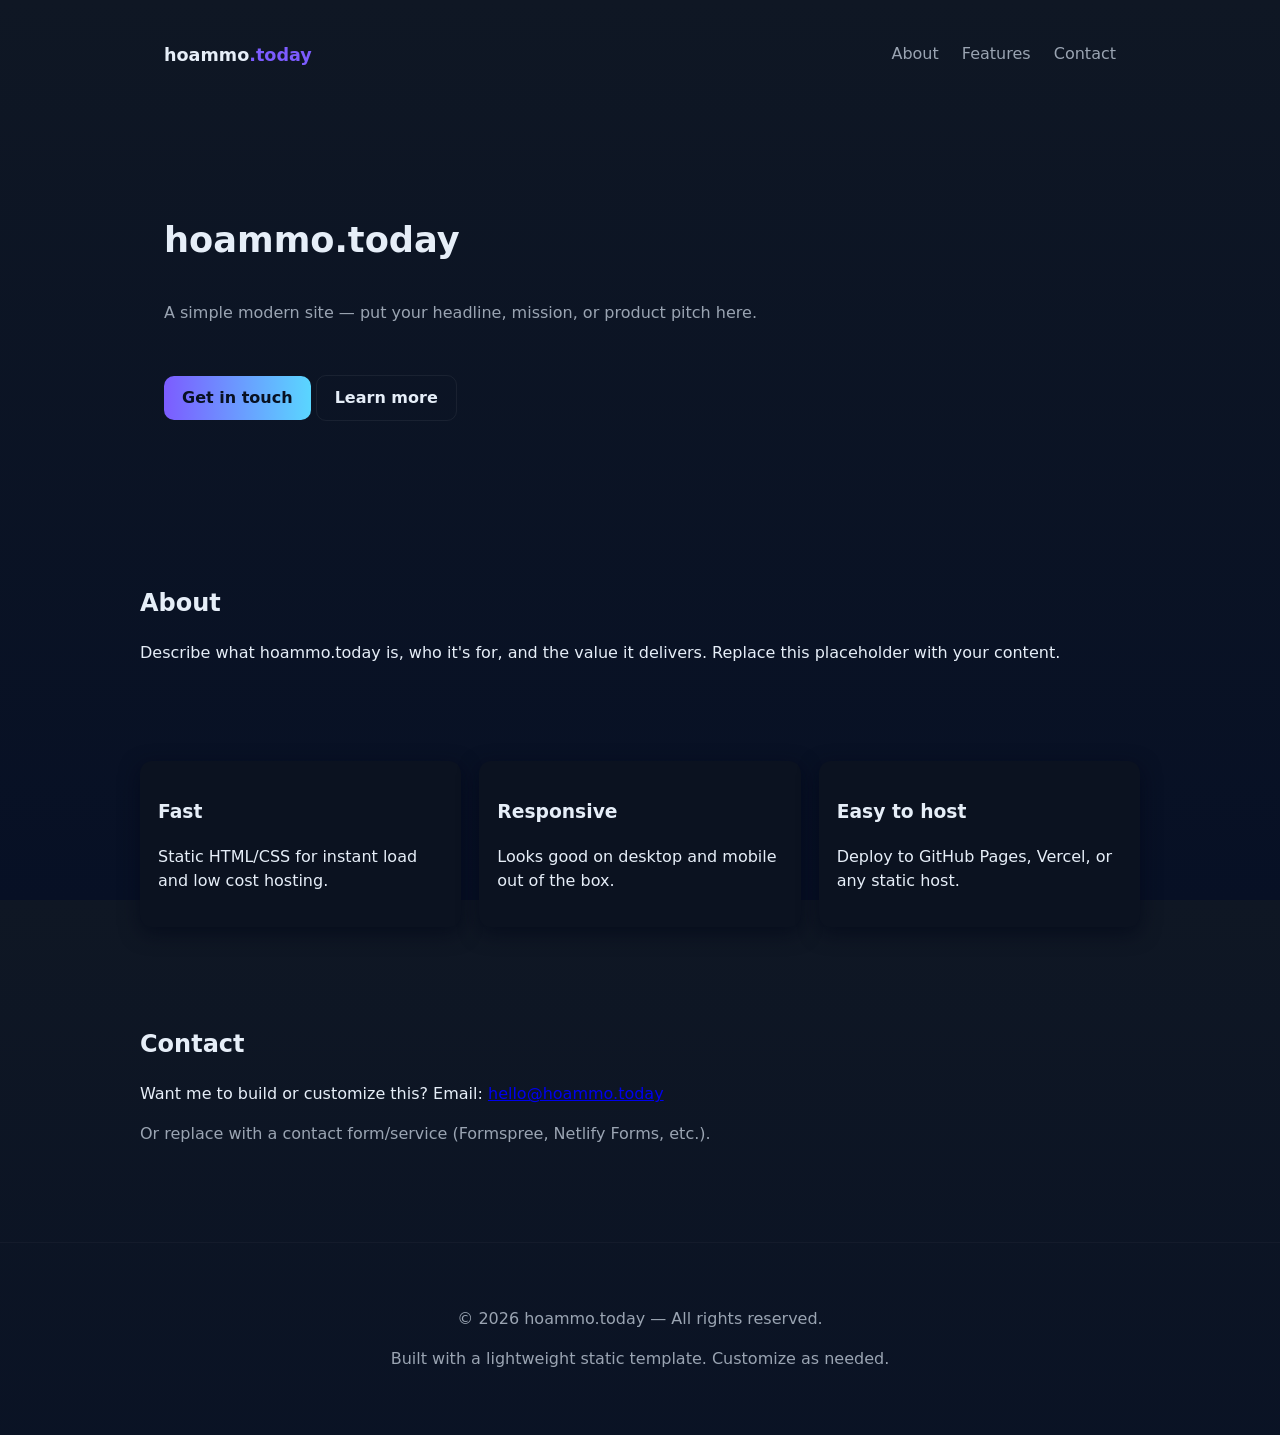
<file: index.html>
<!doctype html>
<html lang="en">
<head>
  <meta charset="utf-8" />
  <meta name="viewport" content="width=device-width,initial-scale=1" />
  <title>hoammo.today — Simple, modern landing</title>
  <meta name="description" content="hoammo.today — short tagline or mission" />
  <link rel="stylesheet" href="styles.css">
  <link rel="icon" href="favicon.svg" type="image/svg+xml">
</head>
<body>
  <header class="site-header">
    <div class="container">
      <a class="logo" href="/">hoammo<span>.today</span></a>
      <nav class="nav">
        <a href="#about">About</a>
        <a href="#features">Features</a>
        <a href="#contact">Contact</a>
      </nav>
    </div>
  </header>

  <main>
    <section class="hero">
      <div class="container hero-inner">
        <h1>hoammo.today</h1>
        <p class="lead">A simple modern site — put your headline, mission, or product pitch here.</p>
        <p><a class="btn" href="#contact">Get in touch</a> <a class="btn ghost" href="#features">Learn more</a></p>
      </div>
    </section>

    <section id="about" class="section container">
      <h2>About</h2>
      <p>Describe what hoammo.today is, who it's for, and the value it delivers. Replace this placeholder with your content.</p>
    </section>

    <section id="features" class="section container grid">
      <div class="card">
        <h3>Fast</h3>
        <p>Static HTML/CSS for instant load and low cost hosting.</p>
      </div>
      <div class="card">
        <h3>Responsive</h3>
        <p>Looks good on desktop and mobile out of the box.</p>
      </div>
      <div class="card">
        <h3>Easy to host</h3>
        <p>Deploy to GitHub Pages, Vercel, or any static host.</p>
      </div>
    </section>

    <section id="contact" class="section container">
      <h2>Contact</h2>
      <p>Want me to build or customize this? Email: <a href="mailto:hello@hoammo.today">hello@hoammo.today</a></p>
      <p class="muted">Or replace with a contact form/service (Formspree, Netlify Forms, etc.).</p>
    </section>
  </main>

  <footer class="site-footer">
    <div class="container">
      <p>© <span id="year"></span> hoammo.today — All rights reserved.</p>
      <p class="muted">Built with a lightweight static template. Customize as needed.</p>
    </div>
  </footer>

  <script>
    document.getElementById('year').textContent = new Date().getFullYear();
  </script>
</body>
</html>
</file>
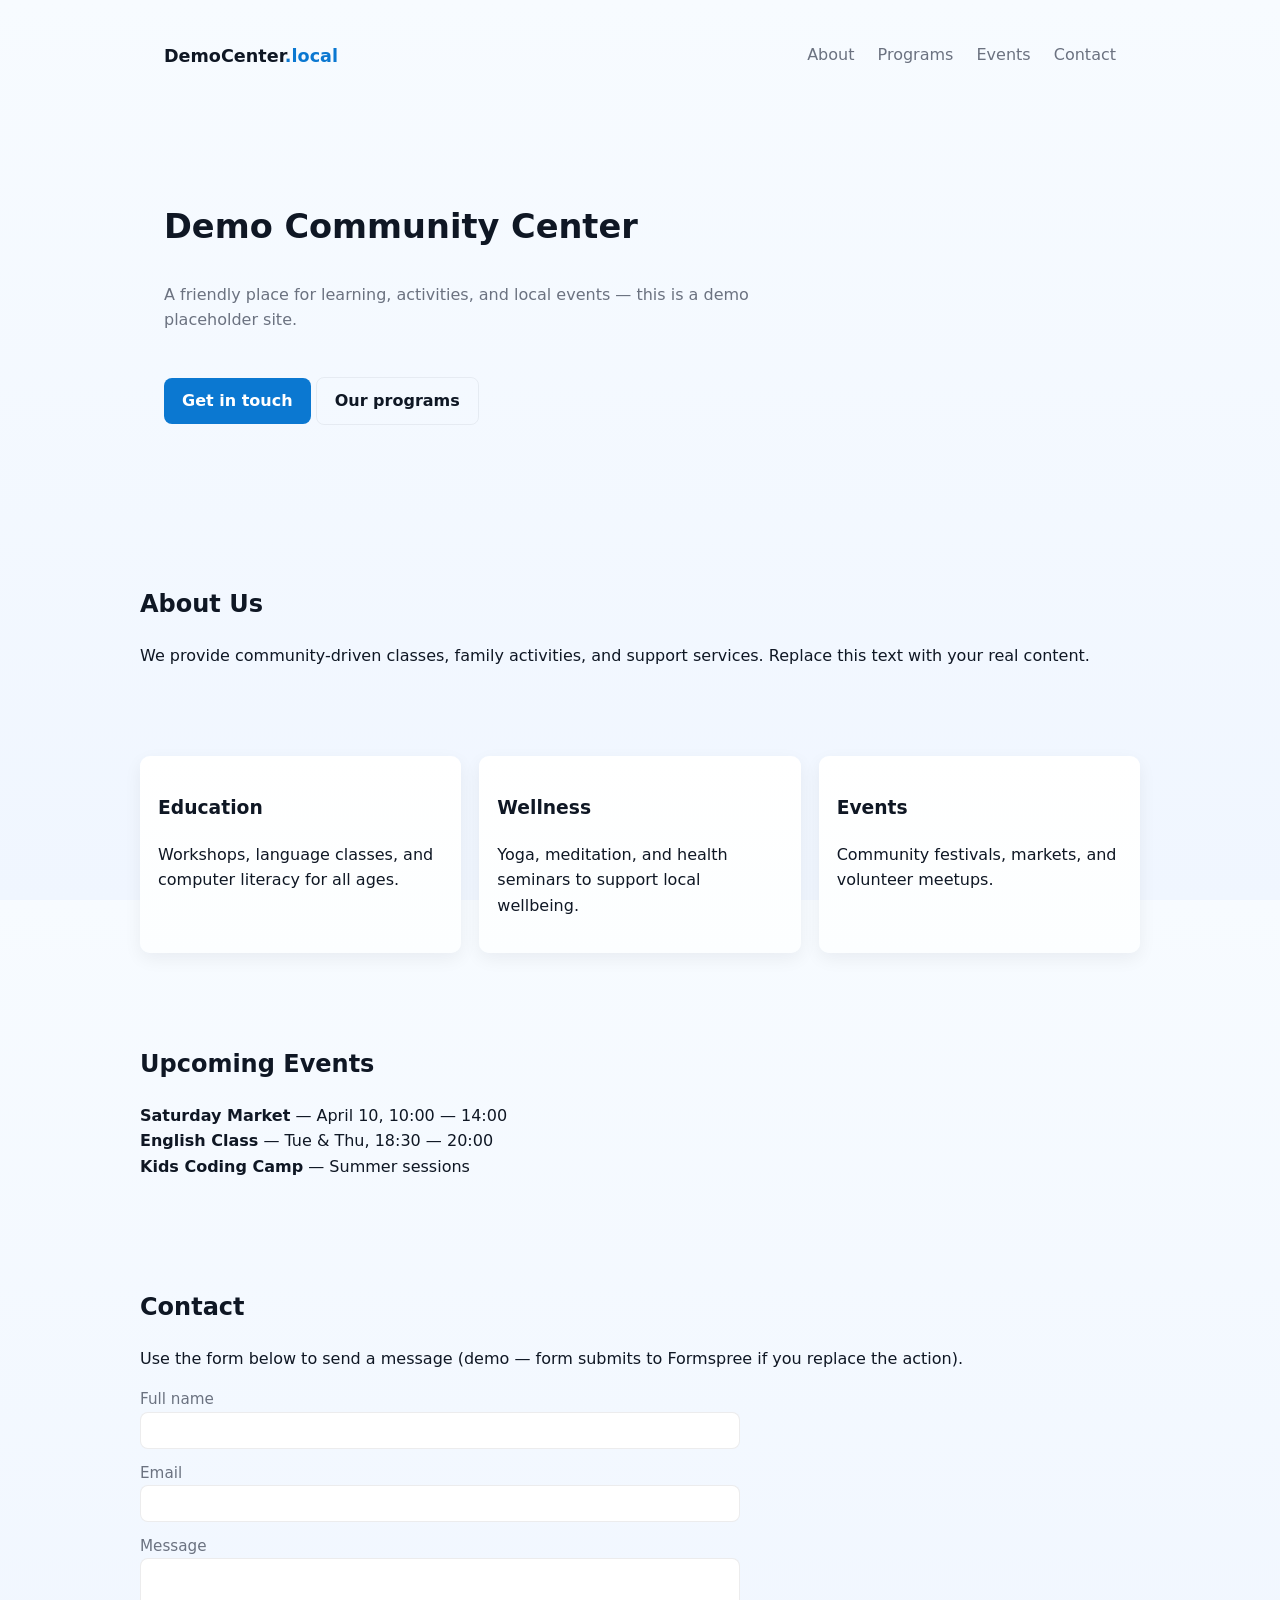
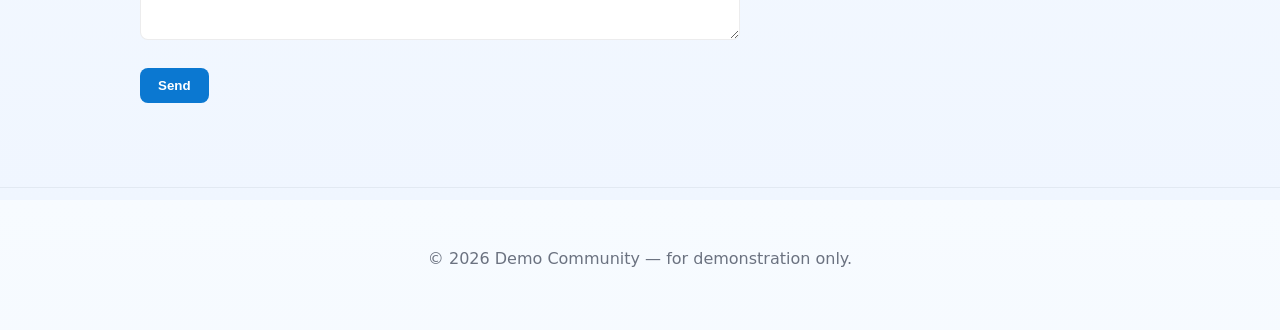
<file: demo-11/index.html>
<!doctype html>
<html lang="en">
<head>
  <meta charset="utf-8" />
  <meta name="viewport" content="width=device-width,initial-scale=1" />
  <title>Demo 11 — Community Center (inspired)</title>
  <meta name="description" content="Demo landing page inspired by a community center site — placeholder content for demo/testing." />
  <link rel="stylesheet" href="styles.css">
</head>
<body>
  <header class="site-header">
    <div class="container">
      <a class="logo" href="/">DemoCenter<span>.local</span></a>
      <nav class="nav">
        <a href="#about">About</a>
        <a href="#programs">Programs</a>
        <a href="#events">Events</a>
        <a href="#contact">Contact</a>
      </nav>
    </div>
  </header>

  <main>
    <section class="hero">
      <div class="container hero-inner">
        <h1>Demo Community Center</h1>
        <p class="lead">A friendly place for learning, activities, and local events — this is a demo placeholder site.</p>
        <p><a class="btn" href="#contact">Get in touch</a> <a class="btn ghost" href="#programs">Our programs</a></p>
      </div>
    </section>

    <section id="about" class="section container">
      <h2>About Us</h2>
      <p>We provide community-driven classes, family activities, and support services. Replace this text with your real content.</p>
    </section>

    <section id="programs" class="section container grid">
      <div class="card">
        <h3>Education</h3>
        <p>Workshops, language classes, and computer literacy for all ages.</p>
      </div>
      <div class="card">
        <h3>Wellness</h3>
        <p>Yoga, meditation, and health seminars to support local wellbeing.</p>
      </div>
      <div class="card">
        <h3>Events</h3>
        <p>Community festivals, markets, and volunteer meetups.</p>
      </div>
    </section>

    <section id="events" class="section container">
      <h2>Upcoming Events</h2>
      <ul class="events">
        <li><strong>Saturday Market</strong> — April 10, 10:00 — 14:00</li>
        <li><strong>English Class</strong> — Tue & Thu, 18:30 — 20:00</li>
        <li><strong>Kids Coding Camp</strong> — Summer sessions</li>
      </ul>
    </section>

    <section id="contact" class="section container">
      <h2>Contact</h2>
      <p>Use the form below to send a message (demo — form submits to Formspree if you replace the action).</p>
      <form class="contact-form" action="https://formspree.io/f/yourformid" method="POST">
        <label>Full name<input type="text" name="name" required></label>
        <label>Email<input type="email" name="email" required></label>
        <label>Message<textarea name="message" rows="4" required></textarea></label>
        <p><button class="btn" type="submit">Send</button></p>
      </form>
    </section>
  </main>

  <footer class="site-footer">
    <div class="container">
      <p>© <span id="year"></span> Demo Community — for demonstration only.</p>
    </div>
  </footer>

  <script>document.getElementById('year').textContent = new Date().getFullYear();</script>
</body>
</html>
</file>
<file: styles.css>
:root{
  --bg:#0f1724;
  --card:#0b1220;
  --accent:#7c5cff;
  --muted:#9aa4b2;
  --text:#e6eef8;
  --glass: rgba(255,255,255,0.03);
}
*{box-sizing:border-box}
html,body{height:100%}
body{
  margin:0;
  font-family:Inter,system-ui,-apple-system,Segoe UI,Roboto,"Helvetica Neue",Arial;
  background:linear-gradient(180deg,var(--bg) 0%, #071025 100%);
  color:var(--text);
  -webkit-font-smoothing:antialiased;
  -moz-osx-font-smoothing:grayscale;
  line-height:1.5;
}
.container{max-width:1000px;margin:0 auto;padding:24px}
.site-header{padding:18px 0}
.logo{font-weight:700;color:var(--text);text-decoration:none;font-size:1.1rem}
.logo span{color:var(--accent)}
.nav{display:inline-block;float:right}
.nav a{color:var(--muted);margin-left:18px;text-decoration:none}
.hero{padding:80px 0 64px}
.hero-inner{display:flex;flex-direction:column;gap:18px;align-items:flex-start}
h1{font-size:2.2rem;margin:0}
.lead{color:var(--muted);max-width:65ch}
.btn{display:inline-block;padding:10px 18px;border-radius:10px;background:linear-gradient(90deg,var(--accent),#5ad6ff);color:#081122;text-decoration:none;font-weight:600}
.btn.ghost{background:transparent;border:1px solid rgba(255,255,255,0.06);color:var(--text)}
.section{padding:40px 0}
.grid{display:grid;grid-template-columns:repeat(auto-fit,minmax(220px,1fr));gap:18px}
.card{background:var(--card);padding:18px;border-radius:12px;box-shadow:0 6px 20px rgba(2,6,23,0.6)}
.site-footer{border-top:1px solid rgba(255,255,255,0.03);padding:24px 0;margin-top:40px;text-align:center;color:var(--muted)}
.muted{color:var(--muted)}
@media (max-width:640px){
  .nav{float:none;margin-top:12px}
  h1{font-size:1.6rem}
}
</file>
<file: demo-11/styles.css>
:root{
  --bg:#ffffff;
  --card:#ffffff;
  --accent:#0b78d1;
  --muted:#6b7280;
  --text:#0f1724;
}
*{box-sizing:border-box}
html,body{height:100%}
body{
  margin:0;
  font-family:Inter,system-ui,-apple-system,Segoe UI,Roboto,"Helvetica Neue",Arial;
  background:linear-gradient(180deg,#f7fbff 0%,#f0f6ff 100%);
  color:var(--text);
  -webkit-font-smoothing:antialiased;
  -moz-osx-font-smoothing:grayscale;
  line-height:1.6;
}
.container{max-width:1000px;margin:0 auto;padding:24px}
.site-header{padding:18px 0}
.logo{font-weight:700;color:var(--text);text-decoration:none;font-size:1.1rem}
.logo span{color:var(--accent)}
.nav{display:inline-block;float:right}
.nav a{color:var(--muted);margin-left:18px;text-decoration:none}
.hero{padding:64px 0}
.hero-inner{display:flex;flex-direction:column;gap:12px;align-items:flex-start}
h1{font-size:2.1rem;margin:0}
.lead{color:var(--muted);max-width:65ch}
.btn{display:inline-block;padding:10px 18px;border-radius:8px;background:var(--accent);color:white;text-decoration:none;font-weight:600;border:none}
.btn.ghost{background:transparent;border:1px solid rgba(15,23,36,0.06);color:var(--text)}
.section{padding:36px 0}
.grid{display:grid;grid-template-columns:repeat(auto-fit,minmax(220px,1fr));gap:18px}
.card{background:linear-gradient(180deg,white,#fcfeff);padding:18px;border-radius:10px;box-shadow:0 6px 18px rgba(15,23,36,0.06)}
.site-footer{border-top:1px solid rgba(15,23,36,0.06);padding:18px 0;margin-top:32px;text-align:center;color:var(--muted)}
.events{list-style:none;padding:0}
.contact-form{max-width:600px;display:flex;flex-direction:column;gap:12px}
.contact-form label{display:flex;flex-direction:column;font-size:0.95rem;color:var(--muted)}
.contact-form input, .contact-form textarea{padding:10px;border-radius:8px;border:1px solid rgba(15,23,36,0.08)}
@media (max-width:640px){
  .nav{float:none;margin-top:12px}
  h1{font-size:1.6rem}
}
</file>
